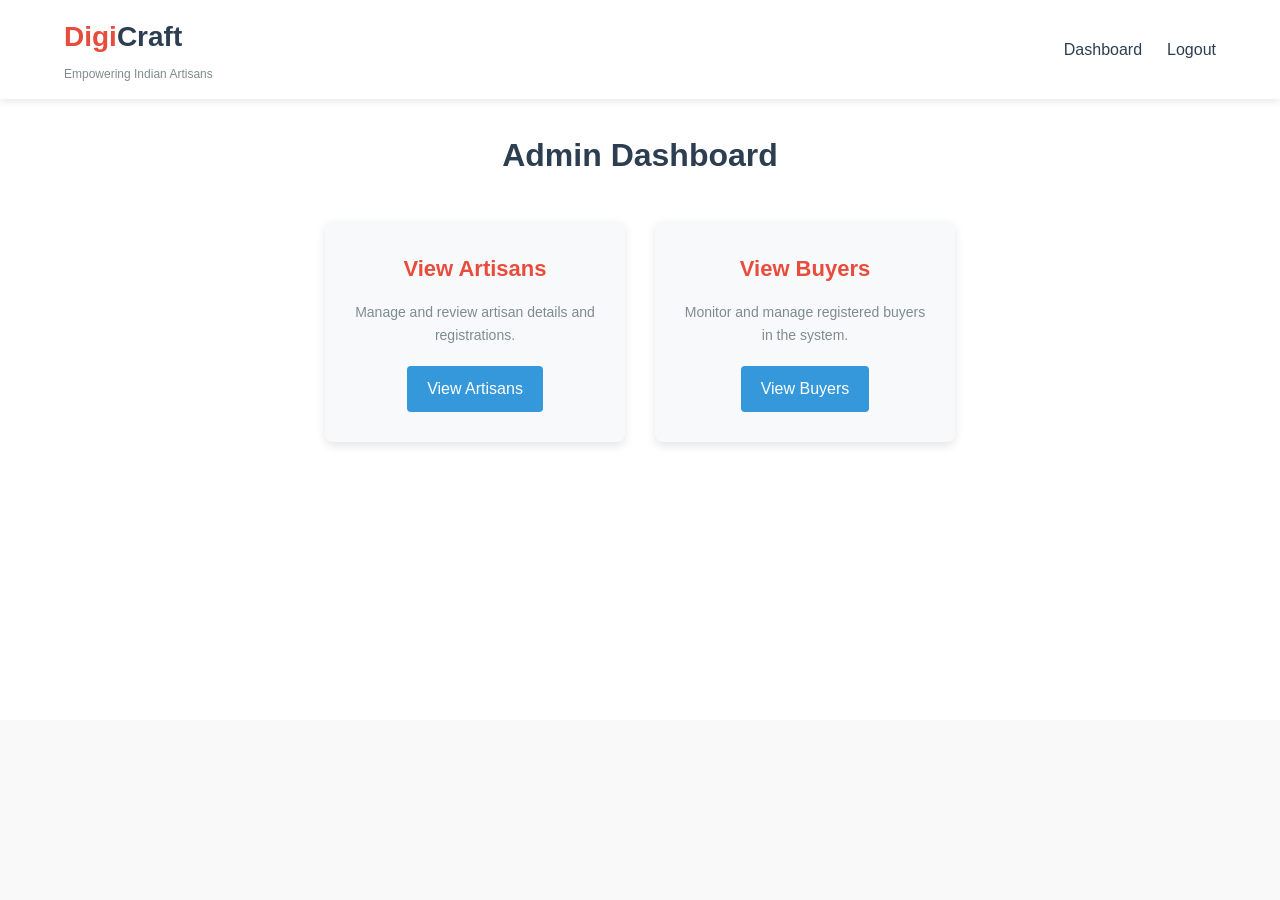
<file: WebContent/admindashboard.html>
<!DOCTYPE html>
<html lang="en">
<head>
  <meta charset="UTF-8">
  <title>DigiCraft | Admin Dashboard</title>
  <link rel="stylesheet" href="admindashboard.css" />
</head>
<body>
  <header>
    <div class="container">
      <div class="logo">
        <h1><span>Digi</span>Craft</h1>
        <p>Empowering Indian Artisans</p>
      </div>
      <nav>
        <ul>
          <li><a href="#">Dashboard</a></li>
          <li><a href="#">Logout</a></li>
        </ul>
      </nav>
    </div>
  </header>

  <section class="admin-dashboard">
    <div class="container">
      <h2>Admin Dashboard</h2>
      <div class="admin-options">
        <div class="admin-card">
          <h3>View Artisans</h3>
          <p>Manage and review artisan details and registrations.</p>
          <a href="viewArtisan.jsp" class="btn">View Artisans</a>
        </div>
        <div class="admin-card">
          <h3>View Buyers</h3>
          <p>Monitor and manage registered buyers in the system.</p>
          <a href="viewBuyers.jsp" class="btn">View Buyers</a>
        </div>
      </div>
    </div>
  </section>
</body>
</html>
</file>
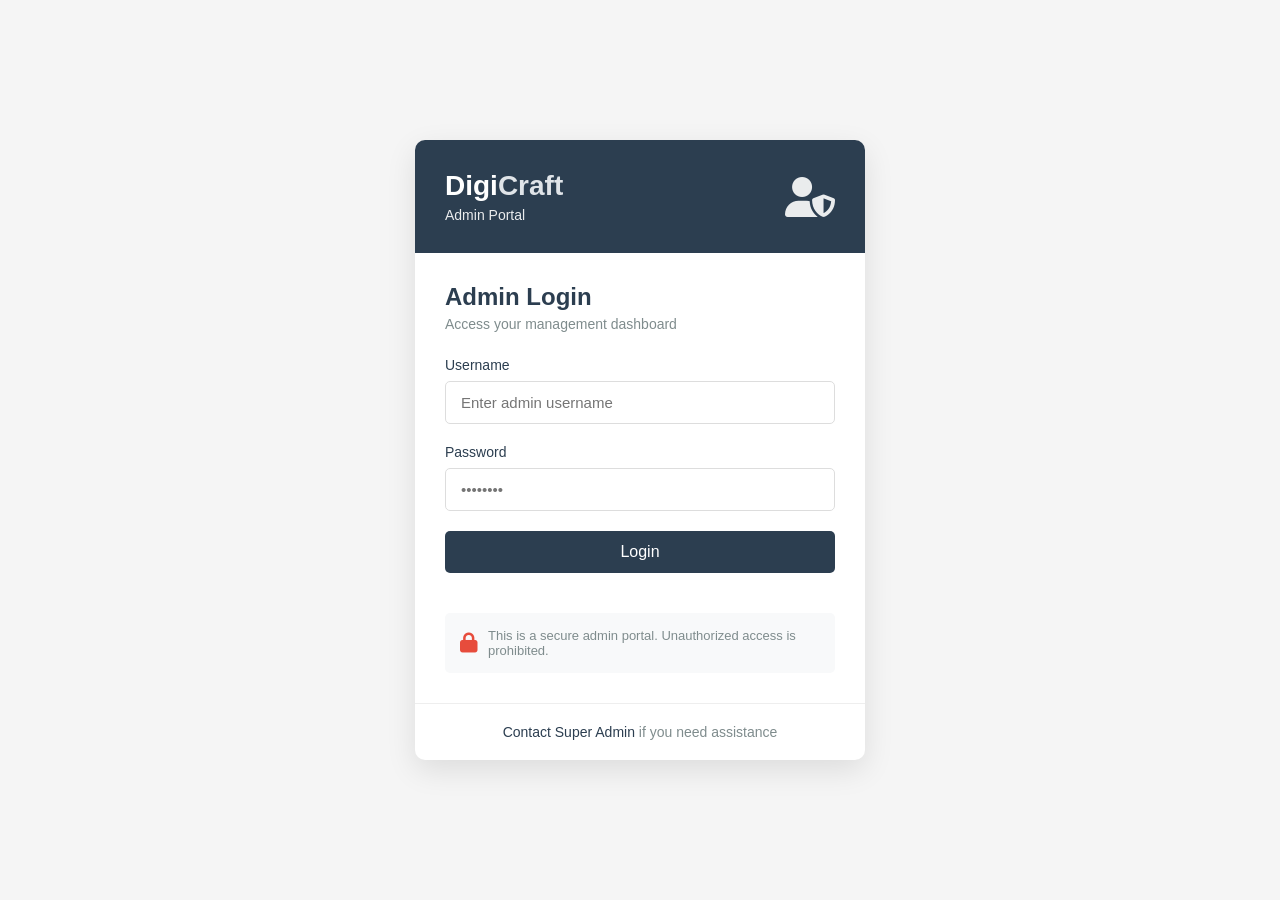
<file: WebContent/adminlogin.html>
<!DOCTYPE html>
<html lang="en">
<head>
    <meta charset="UTF-8">
    <meta name="viewport" content="width=device-width, initial-scale=1.0">
    <title>DigiCraft - Admin Login</title>
    <link rel="stylesheet" href="adminlogin.css">
    <link rel="stylesheet" href="https://cdnjs.cloudflare.com/ajax/libs/font-awesome/6.0.0-beta3/css/all.min.css">
</head>
<body>
    <div class="login-container">
        <div class="login-header">
            <div class="logo">
                <h1>Digi<span>Craft</span></h1>
                <p>Admin Portal</p>
            </div>
            <i class="fas fa-user-shield"></i>
        </div>
        
        <div class="login-form">
            <h2>Admin Login</h2>
            <p>Access your management dashboard</p>
            
            <form action="AdminLogin" method=post>
                <div class="form-group">
                    <label for="username">Username</label>
                    <input type="text" name="aemail" id="username" placeholder="Enter admin username" required>
                </div>
                
                <div class="form-group">
                    <label for="password">Password</label>
                    <input type="password" name="apass" id="password" placeholder="••••••••" required>
                </div>
                
                <button type="submit" class="login-btn">Login</button>
                
                <div class="security-notice">
                    <i class="fas fa-lock"></i>
                    <p>This is a secure admin portal. Unauthorized access is prohibited.</p>
                </div>
            </form>
        </div>
        
        <div class="login-footer">
            <p><a href="#">Contact Super Admin</a> if you need assistance</p>
        </div>
    </div>
</body>
</html>
</file>
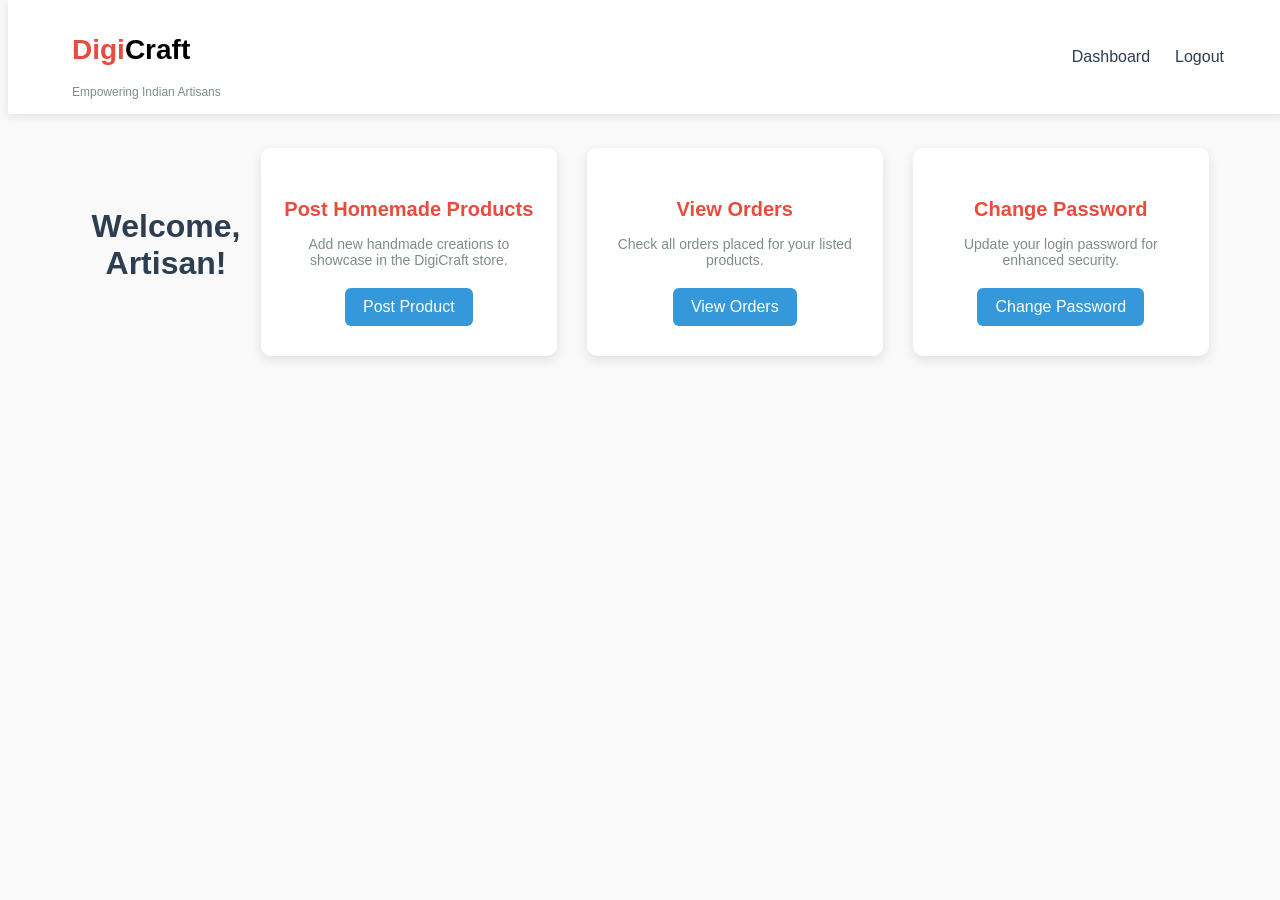
<file: WebContent/artisandashboard.html>
<!DOCTYPE html>
<html lang="en">
<head>
  <meta charset="UTF-8">
  <title>DigiCraft | Artisan Dashboard</title>
  <link rel="stylesheet" href="artisandashboard.css">
</head>
<body>
  <header>
    <div class="container">
      <div class="logo">
        <h1><span>Digi</span>Craft</h1>
        <p>Empowering Indian Artisans</p>
      </div>
      <nav>
        <ul>
          <li><a href="#">Dashboard</a></li>
          <li><a href="#">Logout</a></li>
        </ul>
      </nav>
    </div>
  </header>

  <section class="artisan-dashboard">
    <div class="container">
      <h2>Welcome, Artisan!</h2>
      <div class="artisan-options">
        <div class="artisan-card">
          <h3>Post Homemade Products</h3>
          <p>Add new handmade creations to showcase in the DigiCraft store.</p>
          <a href="postproduct.html" class="btn">Post Product</a>
        </div>
        <div class="artisan-card">
          <h3>View Orders</h3>
          <p>Check all orders placed for your listed products.</p>
          <a href="viewOrdersArtisan.jsp" class="btn">View Orders</a>
        </div>
        <div class="artisan-card">
          <h3>Change Password</h3>
          <p>Update your login password for enhanced security.</p>
          <a href="change-password.jsp" class="btn">Change Password</a>
        </div>
      </div>
    </div>
  </section>
</body>
</html>
</file>
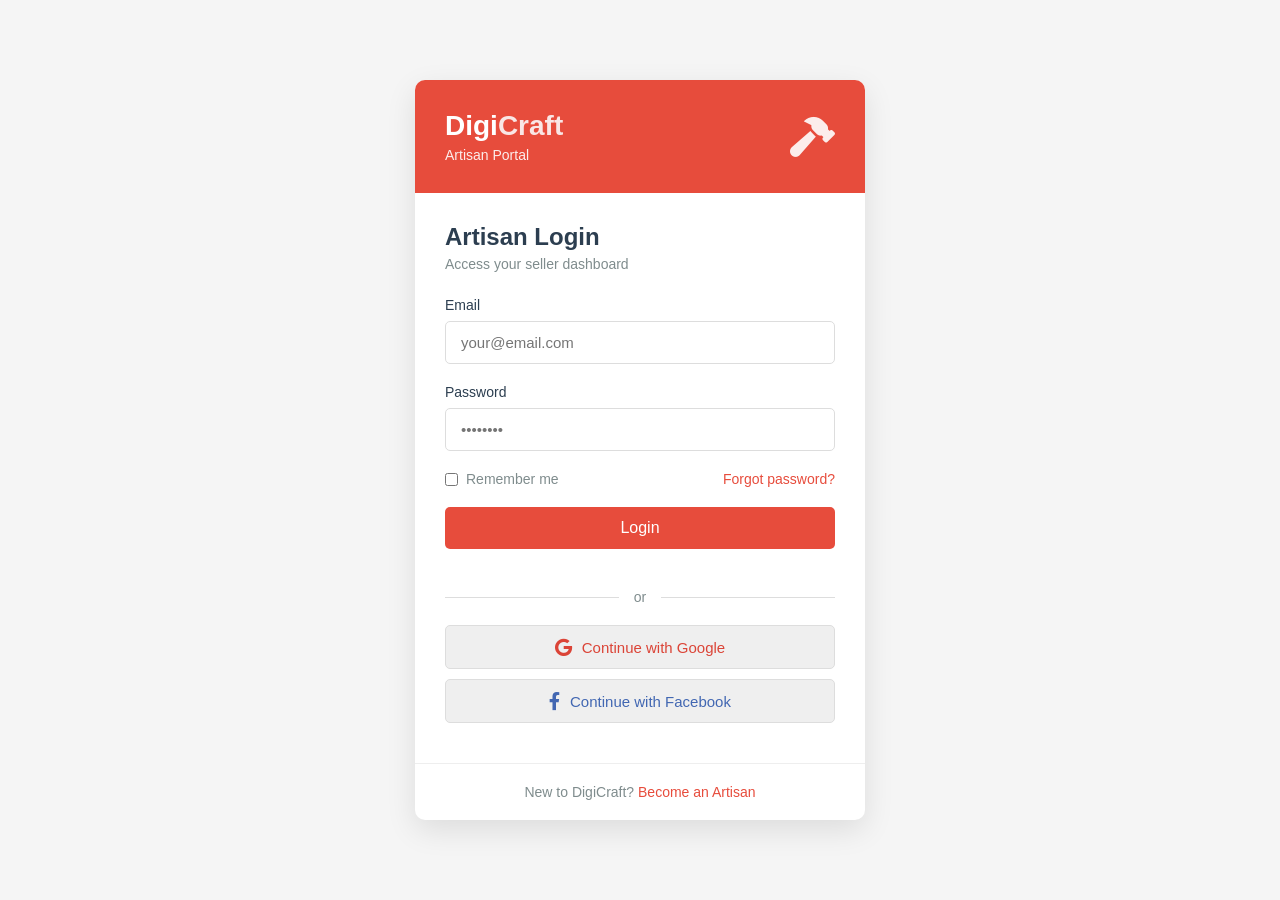
<file: WebContent/artisanlogin.html>
<!DOCTYPE html>
<html lang="en">
<head>
    <meta charset="UTF-8">
    <meta name="viewport" content="width=device-width, initial-scale=1.0">
    <title>DigiCraft - Artisan Login</title>
    <link rel="stylesheet" href="artisanlogin.css">
    <link rel="stylesheet" href="https://cdnjs.cloudflare.com/ajax/libs/font-awesome/6.0.0-beta3/css/all.min.css">
</head>
<body>
    <div class="login-container">
        <div class="login-header">
            <div class="logo">
                <h1>Digi<span>Craft</span></h1>
                <p>Artisan Portal</p>
            </div>
            <i class="fas fa-hammer"></i>
        </div>
        
        <div class="login-form">
            <h2>Artisan Login</h2>
            <p>Access your seller dashboard</p>
            
            <form action="ArtisanLogin" method="post">
                <div class="form-group">
                    <label for="email">Email</label>
                    <input type="email" name="aemail" id="email" placeholder="your@email.com" required>
                </div>
                
                <div class="form-group">
                    <label for="password">Password</label>
                    <input type="password" name="apass" id="password" placeholder="••••••••" required>
                </div>
                
                <div class="remember-forgot">
                    <div class="remember-me">
                        <input type="checkbox" id="remember">
                        <label for="remember">Remember me</label>
                    </div>
                    <a href="#" class="forgot-password">Forgot password?</a>
                </div>
                
                <button type="submit" class="login-btn">Login</button>
                
                <div class="divider">
                    <span>or</span>
                </div>
                
                <button type="button" class="social-login google">
                    <i class="fab fa-google"></i> Continue with Google
                </button>
                
                <button type="button" class="social-login facebook">
                    <i class="fab fa-facebook-f"></i> Continue with Facebook
                </button>
            </form>
        </div>
        
        <div class="login-footer">
            <p>New to DigiCraft? <a href="artisanregistration.html">Become an Artisan</a></p>
        </div>
    </div>
</body>
</html>
</file>
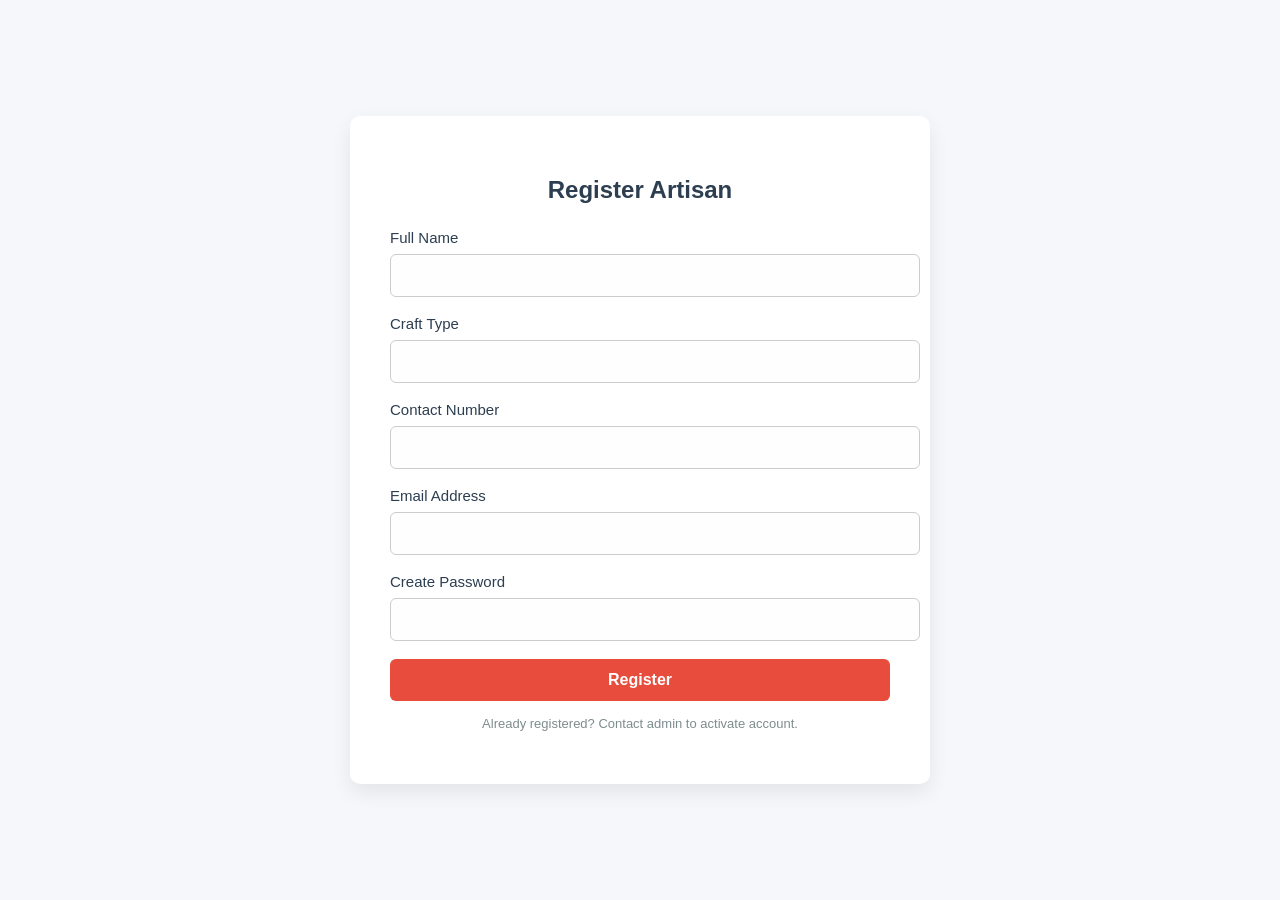
<file: WebContent/artisanregistration.html>
<!DOCTYPE html>
<html lang="en">
<head>
  <meta charset="UTF-8">
  <title>Register Artisan - DigiCraft</title>
  <style>
    body {
      background-color: #f5f7fa;
      font-family: 'Segoe UI', Tahoma, Geneva, Verdana, sans-serif;
      display: flex;
      justify-content: center;
      align-items: center;
      height: 100vh;
      margin: 0;
    }

    .form-container {
      background-color: #ffffff;
      padding: 40px;
      border-radius: 10px;
      box-shadow: 0 8px 20px rgba(0,0,0,0.08);
      width: 100%;
      max-width: 500px;
    }

    .form-container h2 {
      text-align: center;
      margin-bottom: 25px;
      color: #2c3e50;
    }

    .form-group {
      margin-bottom: 18px;
    }

    .form-group label {
      display: block;
      margin-bottom: 8px;
      color: #2c3e50;
      font-size: 15px;
    }

    .form-group input {
      width: 100%;
      padding: 12px 14px;
      font-size: 15px;
      border: 1px solid #ccc;
      border-radius: 6px;
      background-color: #fefefe;
    }

    .form-group input:focus {
      border-color: #e74c3c;
      outline: none;
    }

    .submit-btn {
      width: 100%;
      background-color: #e74c3c;
      color: white;
      border: none;
      padding: 12px;
      border-radius: 6px;
      font-size: 16px;
      font-weight: bold;
      cursor: pointer;
      transition: background-color 0.3s ease;
    }

    .submit-btn:hover {
      background-color: #c0392b;
    }

    .note {
      margin-top: 15px;
      font-size: 13px;
      text-align: center;
      color: #7f8c8d;
    }

  </style>
</head>
<body>
  <div class="form-container">
    <h2>Register Artisan</h2>
    <form action="ArisanRegistration" method="post">
      <div class="form-group">
        <label for="name">Full Name</label>
        <input type="text" name="a_name" id="name" required />
      </div>

      <div class="form-group">
        <label for="craft">Craft Type</label>
        <input type="text" name="a_crafttype" id="craft" required />
      </div>

      <div class="form-group">
        <label for="contact">Contact Number</label>
        <input type="tel" name="a_contact" id="contact" pattern="[0-9]{10}" maxlength="10" required />
      </div>

      <div class="form-group">
        <label for="email">Email Address</label>
        <input type="email" name="a_email" id="email" required />
      </div>

      <div class="form-group">
        <label for="password">Create Password</label>
        <input type="password" name="a_pass" id="password" required />
      </div>

      <button type="submit" class="submit-btn">Register</button>
    </form>
    <p class="note">Already registered? Contact admin to activate account.</p>
  </div>
</body>
</html>
</file>
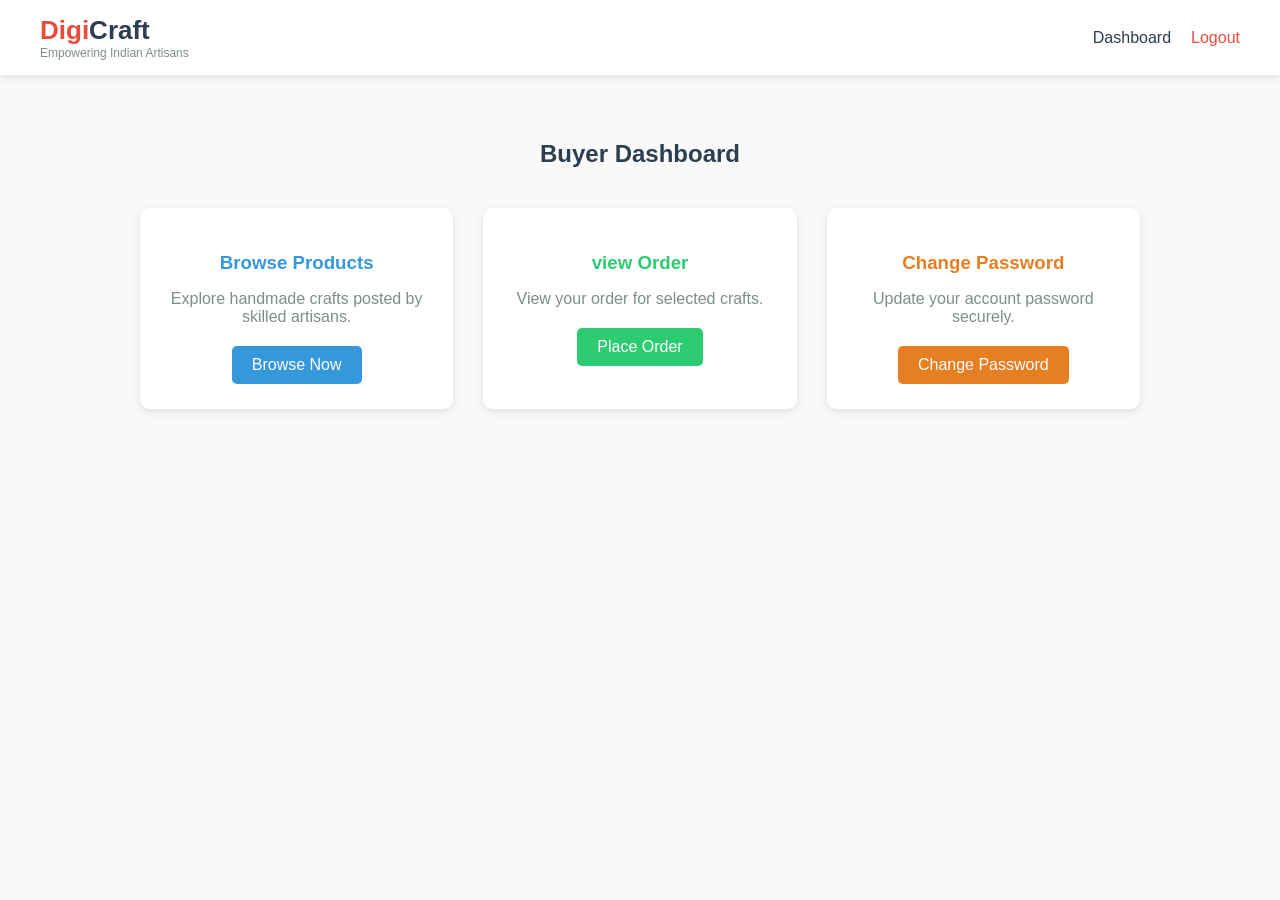
<file: WebContent/buyerdashboard.html>
<!DOCTYPE html>
<html lang="en">
<head>
  <meta charset="UTF-8">
  <title>DigiCraft | Buyer Dashboard</title>
</head>
<body style="margin: 0; font-family: 'Segoe UI', Tahoma, Geneva, Verdana, sans-serif; background-color: #f9f9f9;">

  <!-- Header -->
  <header style="background-color: #fff; box-shadow: 0 2px 10px rgba(0, 0, 0, 0.1); padding: 15px 0; position: fixed; top: 0; width: 100%; z-index: 1000;">
    <div style="max-width: 1200px; margin: auto; display: flex; justify-content: space-between; align-items: center; padding: 0 20px;">
      <div class="logo">
        <h1 style="font-size: 26px; color: #2c3e50; margin: 0;"><span style="color: #e74c3c;">Digi</span>Craft</h1>
        <p style="font-size: 12px; color: #7f8c8d; margin: 0;">Empowering Indian Artisans</p>
      </div>
      <nav>
        <ul style="list-style: none; display: flex; gap: 20px; margin: 0;">
          <li><a href="#" style="text-decoration: none; color: #2c3e50; font-weight: 500;">Dashboard</a></li>
          <li><a href="index.html" style="text-decoration: none; color: #e74c3c; font-weight: 500;">Logout</a></li>
        </ul>
      </nav>
    </div>
  </header>

  <!-- Main Section -->
  <section style="padding: 120px 20px 60px;">
    <div style="max-width: 1000px; margin: auto;">
      <h2 style="text-align: center; color: #2c3e50; margin-bottom: 40px;">Buyer Dashboard</h2>

      <div style="display: grid; grid-template-columns: repeat(auto-fit, minmax(280px, 1fr)); gap: 30px;">
        
        <!-- Card 1 -->
        <div style="background-color: #fff; padding: 25px; border-radius: 10px; box-shadow: 0 3px 10px rgba(0,0,0,0.1); text-align: center;">
          <h3 style="color: #3498db; margin-bottom: 15px;">Browse Products</h3>
          <p style="color: #7f8c8d; margin-bottom: 20px;">Explore handmade crafts posted by skilled artisans.</p>
          <a href="viewProducts.jsp" style="display: inline-block; background-color: #3498db; color: white; padding: 10px 20px; border-radius: 5px; text-decoration: none;">Browse Now</a>
        </div>
        
        <!-- Card 2 -->
        <div style="background-color: #fff; padding: 25px; border-radius: 10px; box-shadow: 0 3px 10px rgba(0,0,0,0.1); text-align: center;">
          <h3 style="color: #2ecc71; margin-bottom: 15px;">view Order</h3>
          <p style="color: #7f8c8d; margin-bottom: 20px;">View your order for selected crafts.</p>
          <a href="viewOrder.jsp" style="display: inline-block; background-color: #2ecc71; color: white; padding: 10px 20px; border-radius: 5px; text-decoration: none;">Place Order</a>
        </div>

        <!-- Card 2 -->
        <div style="background-color: #fff; padding: 25px; border-radius: 10px; box-shadow: 0 3px 10px rgba(0,0,0,0.1); text-align: center;">
          <h3 style="color: #e67e22; margin-bottom: 15px;">Change Password</h3>
          <p style="color: #7f8c8d; margin-bottom: 20px;">Update your account password securely.</p>
          <a href="change-password.jsp" style="display: inline-block; background-color: #e67e22; color: white; padding: 10px 20px; border-radius: 5px; text-decoration: none;">Change Password</a>
        </div>

      </div>
    </div>
  </section>

</body>
</html>
</file>
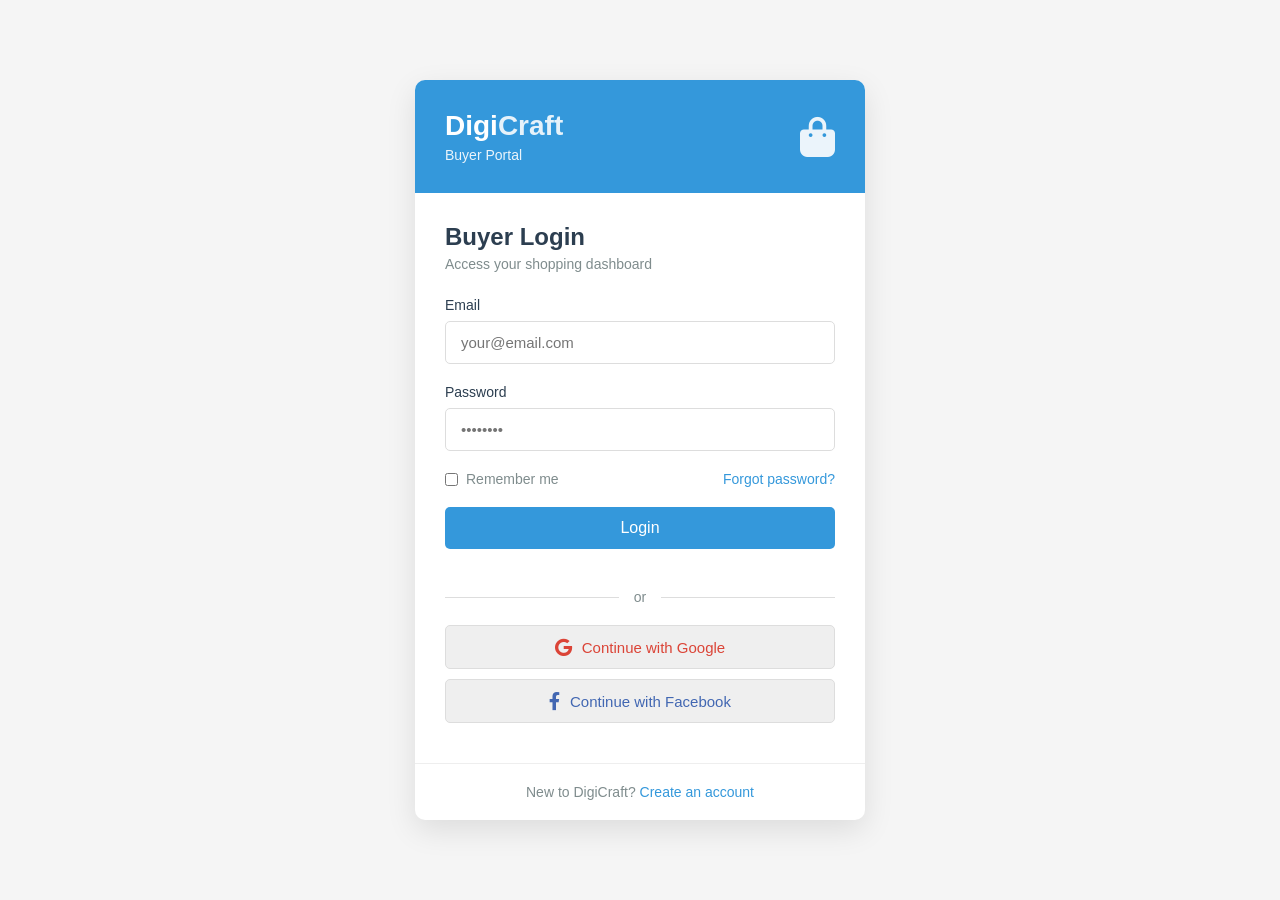
<file: WebContent/buyerlogin.html>
<!DOCTYPE html>
<html lang="en">
<head>
    <meta charset="UTF-8">
    <meta name="viewport" content="width=device-width, initial-scale=1.0">
    <title>DigiCraft - Buyer Login</title>
    <link rel="stylesheet" href="buyerlogin.css">
    <link rel="stylesheet" href="https://cdnjs.cloudflare.com/ajax/libs/font-awesome/6.0.0-beta3/css/all.min.css">
</head>
<body>
    <div class="login-container">
        <div class="login-header">
            <div class="logo">
                <h1>Digi<span>Craft</span></h1>
                <p>Buyer Portal</p>
            </div>
            <i class="fas fa-shopping-bag"></i>
        </div>
        
        <div class="login-form">
            <h2>Buyer Login</h2>
            <p>Access your shopping dashboard</p>
            
            <form action="BuyerLogin" method="post">
                <div class="form-group">
                    <label for="email">Email</label>
                    <input type="email" name="bemail" id="email" placeholder="your@email.com" required>
                </div>
                
                <div class="form-group">
                    <label for="password">Password</label>
                    <input type="password" name="bpass" id="password" placeholder="••••••••" required>
                </div>
                
                <div class="remember-forgot">
                    <div class="remember-me">
                        <input type="checkbox" id="remember">
                        <label for="remember">Remember me</label>
                    </div>
                    <a href="#" class="forgot-password">Forgot password?</a>
                </div>
                
                <button type="submit" class="login-btn">Login</button>
                
                <div class="divider">
                    <span>or</span>
                </div>
                
                <button type="button" class="social-login google">
                    <i class="fab fa-google"></i> Continue with Google
                </button>
                
                <button type="button" class="social-login facebook">
                    <i class="fab fa-facebook-f"></i> Continue with Facebook
                </button>
            </form>
        </div>
        
        <div class="login-footer">
            <p>New to DigiCraft? <a href="buyerregistration.html">Create an account</a></p>
        </div>
    </div>
</body>
</html>
</file>
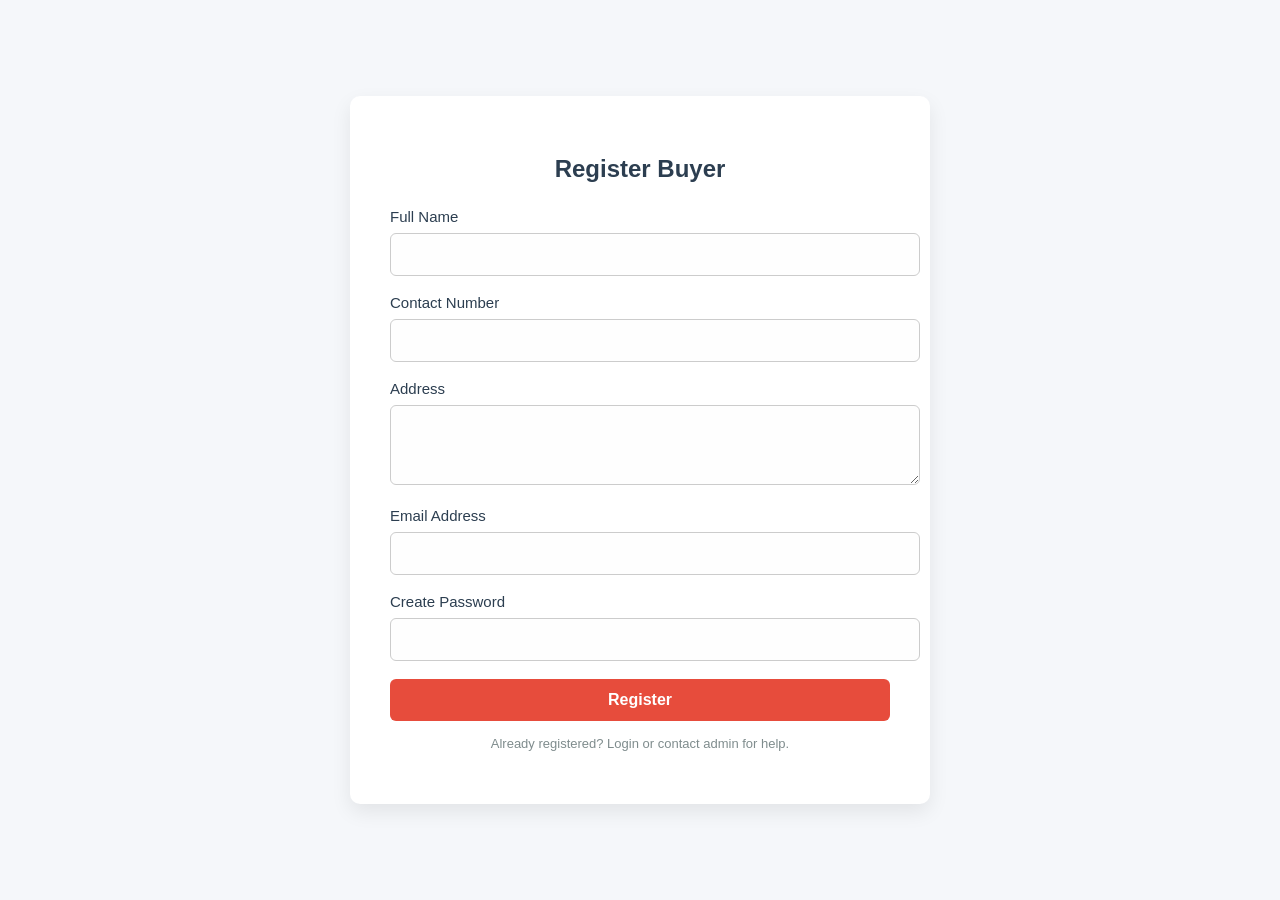
<file: WebContent/buyerregistration.html>
<!DOCTYPE html>
<html lang="en">
<head>
  <meta charset="UTF-8">
  <title>Register Buyer - DigiCraft</title>
  <style>
    body {
      background-color: #f5f7fa;
      font-family: 'Segoe UI', Tahoma, Geneva, Verdana, sans-serif;
      display: flex;
      justify-content: center;
      align-items: center;
      height: 100vh;
      margin: 0;
    }

    .form-container {
      background-color: #ffffff;
      padding: 40px;
      border-radius: 10px;
      box-shadow: 0 8px 20px rgba(0,0,0,0.08);
      width: 100%;
      max-width: 500px;
    }

    .form-container h2 {
      text-align: center;
      margin-bottom: 25px;
      color: #2c3e50;
    }

    .form-group {
      margin-bottom: 18px;
    }

    .form-group label {
      display: block;
      margin-bottom: 8px;
      color: #2c3e50;
      font-size: 15px;
    }

    .form-group input, .form-group textarea {
      width: 100%;
      padding: 12px 14px;
      font-size: 15px;
      border: 1px solid #ccc;
      border-radius: 6px;
      background-color: #fefefe;
    }

    .form-group input:focus, .form-group textarea:focus {
      border-color: #e74c3c;
      outline: none;
    }

    .submit-btn {
      width: 100%;
      background-color: #e74c3c;
      color: white;
      border: none;
      padding: 12px;
      border-radius: 6px;
      font-size: 16px;
      font-weight: bold;
      cursor: pointer;
      transition: background-color 0.3s ease;
    }

    .submit-btn:hover {
      background-color: #c0392b;
    }

    .note {
      margin-top: 15px;
      font-size: 13px;
      text-align: center;
      color: #7f8c8d;
    }

  </style>
</head>
<body>
  <div class="form-container">
    <h2>Register Buyer</h2>
    <form action="BuyerRegistration" method="post">
      <div class="form-group">
        <label for="name">Full Name</label>
        <input type="text" name="bname" id="name" required />
      </div>

      <div class="form-group">
        <label for="contact">Contact Number</label>
        <input type="tel" name="bcontact" id="contact" pattern="[0-9]{10}" maxlength="10" required />
      </div>

      <div class="form-group">
        <label for="address">Address</label>
        <textarea name="baddress" id="address" rows="3" required></textarea>
      </div>

      <div class="form-group">
        <label for="email">Email Address</label>
        <input type="email" name="bemail" id="email" required />
      </div>

      <div class="form-group">
        <label for="password">Create Password</label>
        <input type="password" name="bpass" id="password" required />
      </div>

      <button type="submit" class="submit-btn">Register</button>
    </form>
    <p class="note">Already registered? Login or contact admin for help.</p>
  </div>
</body>
</html>
</file>
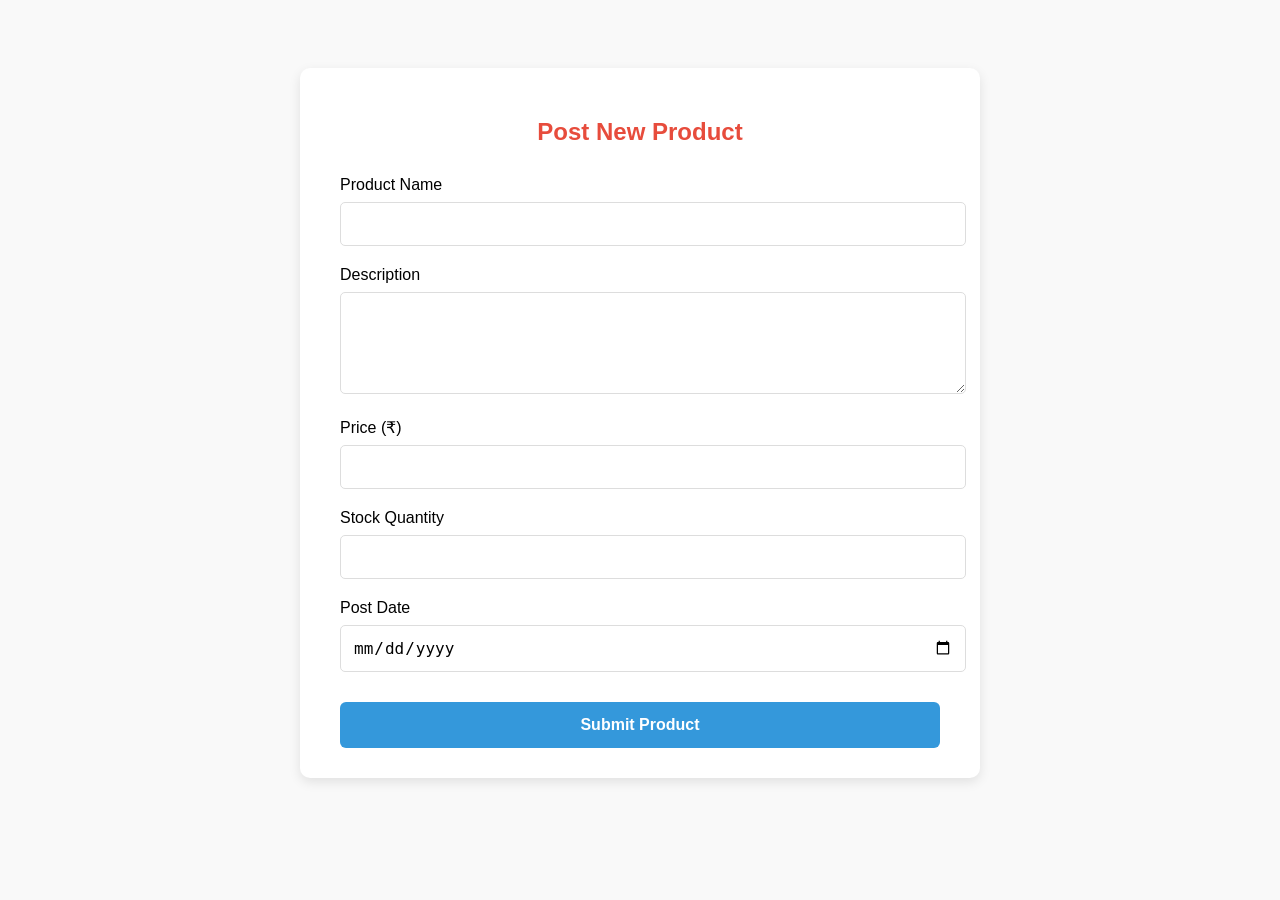
<file: WebContent/postproduct.html>
<!DOCTYPE html>
<html lang="en">
<head>
  <meta charset="UTF-8">
  <title>DigiCraft | Post Product</title>
</head>
<body style="font-family: 'Segoe UI', Tahoma, Geneva, Verdana, sans-serif; background-color: #f9f9f9; padding: 60px 20px;">

  <div style="max-width: 600px; margin: auto; background-color: #fff; padding: 30px 40px; border-radius: 10px; box-shadow: 0 4px 12px rgba(0,0,0,0.1);">
    <h2 style="text-align: center; color: #e74c3c; margin-bottom: 30px;">Post New Product</h2>

    <form action="PostProduct" method="post">
      <!-- Product Name -->
      <label style="display: block; margin-bottom: 8px; font-weight: 500;">Product Name</label>
      <input type="text" name="productName" required style="width: 100%; padding: 12px; border: 1px solid #ddd; border-radius: 5px; margin-bottom: 20px; font-size: 16px;">

      <!-- Description -->
      <label style="display: block; margin-bottom: 8px; font-weight: 500;">Description</label>
      <textarea name="description" rows="4" required style="width: 100%; padding: 12px; border: 1px solid #ddd; border-radius: 5px; margin-bottom: 20px; font-size: 16px;"></textarea>

      <!-- Price -->
      <label style="display: block; margin-bottom: 8px; font-weight: 500;">Price (₹)</label>
      <input type="number" name="price" required min="1" style="width: 100%; padding: 12px; border: 1px solid #ddd; border-radius: 5px; margin-bottom: 20px; font-size: 16px;">

      <!-- Stock -->
      <label style="display: block; margin-bottom: 8px; font-weight: 500;">Stock Quantity</label>
      <input type="number" name="stock" required min="1" style="width: 100%; padding: 12px; border: 1px solid #ddd; border-radius: 5px; margin-bottom: 20px; font-size: 16px;">

      <!-- Post Date -->
      <label style="display: block; margin-bottom: 8px; font-weight: 500;">Post Date</label>
      <input type="date" name="postDate" required style="width: 100%; padding: 12px; border: 1px solid #ddd; border-radius: 5px; margin-bottom: 30px; font-size: 16px;">

      <!-- Submit Button -->
      <button type="submit" style="width: 100%; background-color: #3498db; color: white; border: none; padding: 14px; border-radius: 6px; font-size: 16px; font-weight: 600; cursor: pointer;">
        Submit Product
      </button>
    </form>
  </div>

</body>
</html>
</file>
<file: WebContent/admindashboard.css>
/* Reset and Base Styles */
* {
  margin: 0;
  padding: 0;
  box-sizing: border-box;
  font-family: 'Segoe UI', Tahoma, Geneva, Verdana, sans-serif;
}

body {
  background-color: #f9f9f9;
  color: #333;
  line-height: 1.6;
}

a {
  text-decoration: none;
  color: inherit;
}

/* Header */
header {
  background-color: #fff;
  box-shadow: 0 2px 8px rgba(0, 0, 0, 0.1);
  position: fixed;
  width: 100%;
  top: 0;
  z-index: 1000;
  padding: 15px 0;
}

header .container {
  width: 90%;
  max-width: 1200px;
  margin: 0 auto;
  display: flex;
  justify-content: space-between;
  align-items: center;
}

.logo h1 {
  font-size: 28px;
  font-weight: 700;
  color: #2c3e50;
}

.logo h1 span {
  color: #e74c3c;
}

.logo p {
  font-size: 12px;
  color: #7f8c8d;
  margin-top: 5px;
}

nav ul {
  display: flex;
  list-style: none;
}

nav ul li {
  margin-left: 25px;
}

nav ul li a {
  font-weight: 500;
  color: #2c3e50;
  transition: color 0.3s ease;
}

nav ul li a:hover {
  color: #e74c3c;
}

/* Admin Dashboard Section */
.admin-dashboard {
  padding: 130px 0 80px;
  background-color: #fff;
  min-height: 80vh;
}

.admin-dashboard .container {
  width: 90%;
  max-width: 1100px;
  margin: 0 auto;
}

.admin-dashboard h2 {
  text-align: center;
  font-size: 32px;
  margin-bottom: 40px;
  color: #2c3e50;
}

.admin-options {
  display: flex;
  justify-content: center;
  gap: 30px;
  flex-wrap: wrap;
}

/* Admin Cards */
.admin-card {
  background-color: #f8f9fa;
  border-radius: 8px;
  box-shadow: 0 4px 10px rgba(0, 0, 0, 0.1);
  padding: 30px 25px;
  width: 300px;
  text-align: center;
  transition: transform 0.3s ease, box-shadow 0.3s ease;
}

.admin-card:hover {
  transform: translateY(-5px);
  box-shadow: 0 6px 15px rgba(0, 0, 0, 0.15);
}

.admin-card h3 {
  font-size: 22px;
  color: #e74c3c;
  margin-bottom: 15px;
}

.admin-card p {
  color: #7f8c8d;
  font-size: 14px;
  margin-bottom: 20px;
}

/* Button Style */
.admin-card .btn {
  display: inline-block;
  padding: 10px 20px;
  background-color: #3498db;
  color: white;
  font-weight: 500;
  border: none;
  border-radius: 4px;
  transition: background-color 0.3s ease;
}

.admin-card .btn:hover {
  background-color: #2980b9;
}

/* Responsive Styles */
@media (max-width: 768px) {
  .admin-options {
    flex-direction: column;
    align-items: center;
  }

  header .container {
    flex-direction: column;
  }

  nav ul {
    margin-top: 10px;
  }

  nav ul li {
    margin: 10px 0;
  }
}
</file>
<file: WebContent/adminlogin.css>
* {
    margin: 0;
    padding: 0;
    box-sizing: border-box;
    font-family: 'Segoe UI', Tahoma, Geneva, Verdana, sans-serif;
}

body {
    background-color: #f5f5f5;
    display: flex;
    justify-content: center;
    align-items: center;
    min-height: 100vh;
    background-image: url('https://images.unsplash.com/photo-1486312338219-ce68d2c6f44d');
    background-size: cover;
    background-position: center;
}

.login-container {
    background-color: white;
    border-radius: 10px;
    box-shadow: 0 10px 30px rgba(0, 0, 0, 0.1);
    width: 100%;
    max-width: 450px;
    overflow: hidden;
}

.login-header {
    background-color: #2c3e50;
    color: white;
    padding: 30px;
    display: flex;
    justify-content: space-between;
    align-items: center;
}

.logo h1 {
    font-size: 28px;
    font-weight: 700;
}

.logo h1 span {
    color: #e0e4e8;
}

.logo p {
    font-size: 14px;
    opacity: 0.9;
    margin-top: 5px;
}

.login-header i {
    font-size: 40px;
    opacity: 0.9;
}

.login-form {
    padding: 30px;
}

.login-form h2 {
    color: #2c3e50;
    margin-bottom: 5px;
    font-size: 24px;
}

.login-form p {
    color: #7f8c8d;
    margin-bottom: 25px;
    font-size: 14px;
}

.form-group {
    margin-bottom: 20px;
}

.form-group label {
    display: block;
    margin-bottom: 8px;
    color: #2c3e50;
    font-weight: 500;
    font-size: 14px;
}

.form-group input {
    width: 100%;
    padding: 12px 15px;
    border: 1px solid #ddd;
    border-radius: 5px;
    font-size: 15px;
    transition: all 0.3s;
}

.form-group input:focus {
    border-color: #2c3e50;
    outline: none;
    box-shadow: 0 0 0 3px rgba(44, 62, 80, 0.2);
}

.login-btn {
    width: 100%;
    padding: 12px;
    background-color: #2c3e50;
    color: white;
    border: none;
    border-radius: 5px;
    font-size: 16px;
    font-weight: 500;
    cursor: pointer;
    margin-bottom: 20px;
    transition: background-color 0.3s;
}

.login-btn:hover {
    background-color: #1a252f;
}

.security-notice {
    display: flex;
    align-items: center;
    background-color: #f8f9fa;
    padding: 15px;
    border-radius: 5px;
    margin-top: 20px;
}

.security-notice i {
    color: #e74c3c;
    font-size: 20px;
    margin-right: 10px;
}

.security-notice p {
    margin: 0;
    font-size: 13px;
    color: #7f8c8d;
}

.login-footer {
    padding: 20px;
    text-align: center;
    border-top: 1px solid #eee;
    font-size: 14px;
    color: #7f8c8d;
}

.login-footer a {
    color: #2c3e50;
    text-decoration: none;
    font-weight: 500;
}

.login-footer a:hover {
    text-decoration: underline;
}
</file>
<file: WebContent/artisandashboard.css>
body {
  font-family: 'Segoe UI', Tahoma, Geneva, Verdana, sans-serif;
  background-color: #f9f9f9;
  padding-top: 80px;
}

header {
  background-color: #fff;
  box-shadow: 0 2px 10px rgba(0,0,0,0.1);
  position: fixed;
  top: 0;
  width: 100%;
  z-index: 1000;
  padding: 15px 0;
}

.container {
  width: 90%;
  max-width: 1200px;
  margin: auto;
  display: flex;
  justify-content: space-between;
  align-items: center;
}

.logo h1 {
  font-size: 28px;
  font-weight: 700;
}

.logo h1 span {
  color: #e74c3c;
}

.logo p {
  font-size: 12px;
  color: #7f8c8d;
  margin: 0;
}

nav ul {
  list-style: none;
  display: flex;
}

nav ul li {
  margin-left: 25px;
}

nav ul li a {
  text-decoration: none;
  color: #2c3e50;
  font-weight: 500;
  transition: 0.3s;
}

nav ul li a:hover {
  color: #e74c3c;
}

.artisan-dashboard {
  padding: 60px 0;
}

.artisan-dashboard h2 {
  text-align: center;
  font-size: 32px;
  color: #2c3e50;
  margin-bottom: 40px;
}

.artisan-options {
  display: grid;
  grid-template-columns: repeat(auto-fit, minmax(280px, 1fr));
  gap: 30px;
  max-width: 1000px;
  margin: auto;
}

.artisan-card {
  background-color: #fff;
  padding: 30px 20px;
  border-radius: 10px;
  text-align: center;
  box-shadow: 0 4px 12px rgba(0,0,0,0.1);
  transition: 0.3s ease-in-out;
}

.artisan-card:hover {
  transform: translateY(-5px);
  box-shadow: 0 6px 18px rgba(0,0,0,0.15);
}

.artisan-card h3 {
  font-size: 20px;
  color: #e74c3c;
  margin-bottom: 15px;
}

.artisan-card p {
  font-size: 14px;
  color: #7f8c8d;
  margin-bottom: 20px;
}

.artisan-card .btn {
  display: inline-block;
  padding: 10px 18px;
  background-color: #3498db;
  color: #fff;
  border-radius: 6px;
  font-weight: 500;
  text-decoration: none;
  transition: 0.3s;
}

.artisan-card .btn:hover {
  background-color: #2980b9;
}
</file>
<file: WebContent/artisanlogin.css>
* {
    margin: 0;
    padding: 0;
    box-sizing: border-box;
    font-family: 'Segoe UI', Tahoma, Geneva, Verdana, sans-serif;
}

body {
    background-color: #f5f5f5;
    display: flex;
    justify-content: center;
    align-items: center;
    min-height: 100vh;
    background-image: url('https://images.unsplash.com/photo-1605000797499-95a51c5269ae');
    background-size: cover;
    background-position: center;
}

.login-container {
    background-color: white;
    border-radius: 10px;
    box-shadow: 0 10px 30px rgba(0, 0, 0, 0.1);
    width: 100%;
    max-width: 450px;
    overflow: hidden;
}

.login-header {
    background-color: #e74c3c;
    color: white;
    padding: 30px;
    display: flex;
    justify-content: space-between;
    align-items: center;
}

.logo h1 {
    font-size: 28px;
    font-weight: 700;
}

.logo h1 span {
    color: #f9e6e5;
}

.logo p {
    font-size: 14px;
    opacity: 0.9;
    margin-top: 5px;
}

.login-header i {
    font-size: 40px;
    opacity: 0.9;
}

.login-form {
    padding: 30px;
}

.login-form h2 {
    color: #2c3e50;
    margin-bottom: 5px;
    font-size: 24px;
}

.login-form p {
    color: #7f8c8d;
    margin-bottom: 25px;
    font-size: 14px;
}

.form-group {
    margin-bottom: 20px;
}

.form-group label {
    display: block;
    margin-bottom: 8px;
    color: #2c3e50;
    font-weight: 500;
    font-size: 14px;
}

.form-group input {
    width: 100%;
    padding: 12px 15px;
    border: 1px solid #ddd;
    border-radius: 5px;
    font-size: 15px;
    transition: all 0.3s;
}

.form-group input:focus {
    border-color: #e74c3c;
    outline: none;
    box-shadow: 0 0 0 3px rgba(231, 76, 60, 0.2);
}

.remember-forgot {
    display: flex;
    justify-content: space-between;
    align-items: center;
    margin-bottom: 20px;
}

.remember-me {
    display: flex;
    align-items: center;
}

.remember-me input {
    margin-right: 8px;
}

.remember-me label {
    color: #7f8c8d;
    font-size: 14px;
}

.forgot-password {
    color: #e74c3c;
    font-size: 14px;
    text-decoration: none;
}

.forgot-password:hover {
    text-decoration: underline;
}

.login-btn {
    width: 100%;
    padding: 12px;
    background-color: #e74c3c;
    color: white;
    border: none;
    border-radius: 5px;
    font-size: 16px;
    font-weight: 500;
    cursor: pointer;
    margin-bottom: 20px;
    transition: background-color 0.3s;
}

.login-btn:hover {
    background-color: #c0392b;
}

.divider {
    position: relative;
    text-align: center;
    margin: 20px 0;
    color: #7f8c8d;
    font-size: 14px;
}

.divider::before {
    content: "";
    position: absolute;
    top: 50%;
    left: 0;
    right: 0;
    height: 1px;
    background-color: #ddd;
    z-index: 1;
}

.divider span {
    position: relative;
    z-index: 2;
    background-color: white;
    padding: 0 15px;
}

.social-login {
    width: 100%;
    padding: 12px;
    border: 1px solid #ddd;
    border-radius: 5px;
    font-size: 15px;
    font-weight: 500;
    cursor: pointer;
    margin-bottom: 10px;
    display: flex;
    align-items: center;
    justify-content: center;
    transition: all 0.3s;
}

.social-login i {
    margin-right: 10px;
    font-size: 18px;
}

.social-login.google {
    color: #db4437;
}

.social-login.google:hover {
    background-color: #f5f5f5;
}

.social-login.facebook {
    color: #4267B2;
}

.social-login.facebook:hover {
    background-color: #f5f5f5;
}

.login-footer {
    padding: 20px;
    text-align: center;
    border-top: 1px solid #eee;
    font-size: 14px;
    color: #7f8c8d;
}

.login-footer a {
    color: #e74c3c;
    text-decoration: none;
}

.login-footer a:hover {
    text-decoration: underline;
}
</file>
<file: WebContent/buyerlogin.css>
* {
    margin: 0;
    padding: 0;
    box-sizing: border-box;
    font-family: 'Segoe UI', Tahoma, Geneva, Verdana, sans-serif;
}

body {
    background-color: #f5f5f5;
    display: flex;
    justify-content: center;
    align-items: center;
    min-height: 100vh;
    background-image: url('https://images.unsplash.com/photo-1556905055-8f358a7a47b2');
    background-size: cover;
    background-position: center;
}

.login-container {
    background-color: white;
    border-radius: 10px;
    box-shadow: 0 10px 30px rgba(0, 0, 0, 0.1);
    width: 100%;
    max-width: 450px;
    overflow: hidden;
}

.login-header {
    background-color: #3498db;
    color: white;
    padding: 30px;
    display: flex;
    justify-content: space-between;
    align-items: center;
}

.logo h1 {
    font-size: 28px;
    font-weight: 700;
}

.logo h1 span {
    color: #e6f2fa;
}

.logo p {
    font-size: 14px;
    opacity: 0.9;
    margin-top: 5px;
}

.login-header i {
    font-size: 40px;
    opacity: 0.9;
}

.login-form {
    padding: 30px;
}

.login-form h2 {
    color: #2c3e50;
    margin-bottom: 5px;
    font-size: 24px;
}

.login-form p {
    color: #7f8c8d;
    margin-bottom: 25px;
    font-size: 14px;
}

.form-group {
    margin-bottom: 20px;
}

.form-group label {
    display: block;
    margin-bottom: 8px;
    color: #2c3e50;
    font-weight: 500;
    font-size: 14px;
}

.form-group input {
    width: 100%;
    padding: 12px 15px;
    border: 1px solid #ddd;
    border-radius: 5px;
    font-size: 15px;
    transition: all 0.3s;
}

.form-group input:focus {
    border-color: #3498db;
    outline: none;
    box-shadow: 0 0 0 3px rgba(52, 152, 219, 0.2);
}

.remember-forgot {
    display: flex;
    justify-content: space-between;
    align-items: center;
    margin-bottom: 20px;
}

.remember-me {
    display: flex;
    align-items: center;
}

.remember-me input {
    margin-right: 8px;
}

.remember-me label {
    color: #7f8c8d;
    font-size: 14px;
}

.forgot-password {
    color: #3498db;
    font-size: 14px;
    text-decoration: none;
}

.forgot-password:hover {
    text-decoration: underline;
}

.login-btn {
    width: 100%;
    padding: 12px;
    background-color: #3498db;
    color: white;
    border: none;
    border-radius: 5px;
    font-size: 16px;
    font-weight: 500;
    cursor: pointer;
    margin-bottom: 20px;
    transition: background-color 0.3s;
}

.login-btn:hover {
    background-color: #2980b9;
}

.divider {
    position: relative;
    text-align: center;
    margin: 20px 0;
    color: #7f8c8d;
    font-size: 14px;
}

.divider::before {
    content: "";
    position: absolute;
    top: 50%;
    left: 0;
    right: 0;
    height: 1px;
    background-color: #ddd;
    z-index: 1;
}

.divider span {
    position: relative;
    z-index: 2;
    background-color: white;
    padding: 0 15px;
}

.social-login {
    width: 100%;
    padding: 12px;
    border: 1px solid #ddd;
    border-radius: 5px;
    font-size: 15px;
    font-weight: 500;
    cursor: pointer;
    margin-bottom: 10px;
    display: flex;
    align-items: center;
    justify-content: center;
    transition: all 0.3s;
}

.social-login i {
    margin-right: 10px;
    font-size: 18px;
}

.social-login.google {
    color: #db4437;
}

.social-login.google:hover {
    background-color: #f5f5f5;
}

.social-login.facebook {
    color: #4267B2;
}

.social-login.facebook:hover {
    background-color: #f5f5f5;
}

.login-footer {
    padding: 20px;
    text-align: center;
    border-top: 1px solid #eee;
    font-size: 14px;
    color: #7f8c8d;
}

.login-footer a {
    color: #3498db;
    text-decoration: none;
}

.login-footer a:hover {
    text-decoration: underline;
}
</file>
